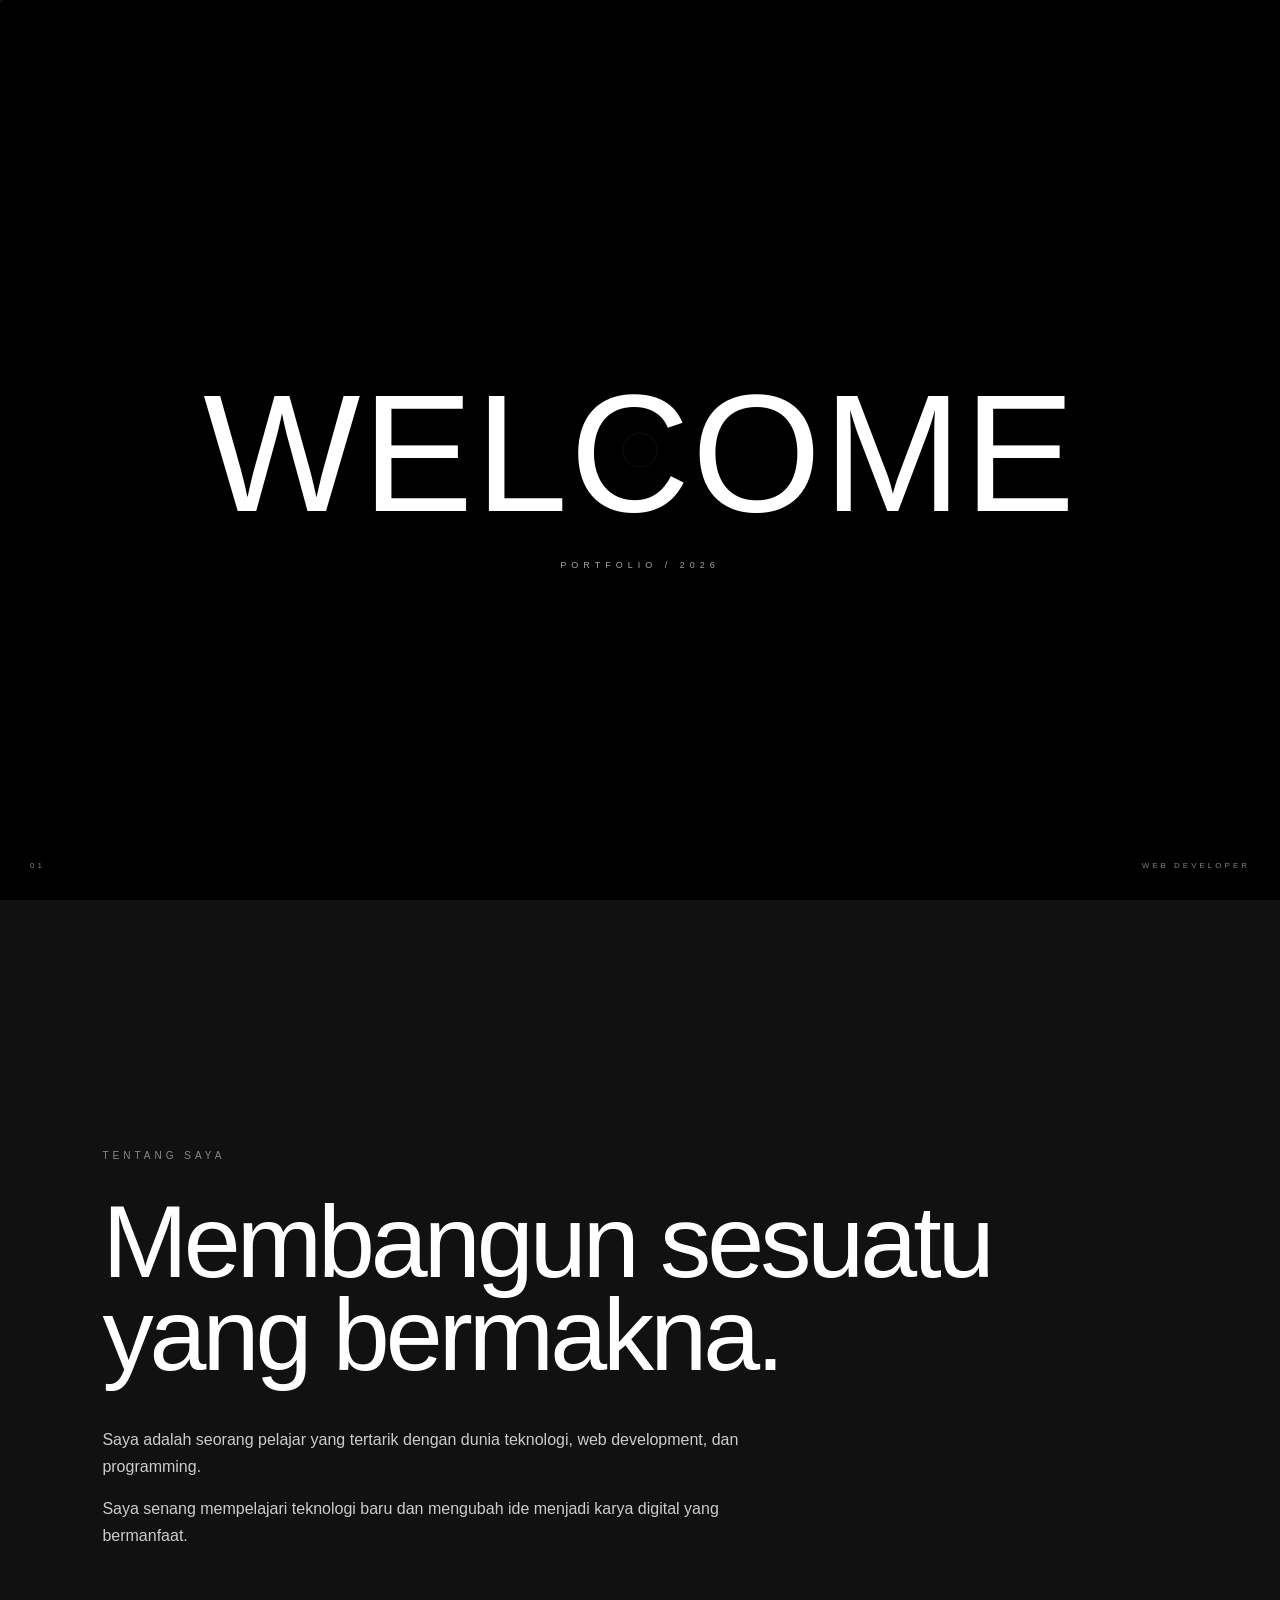
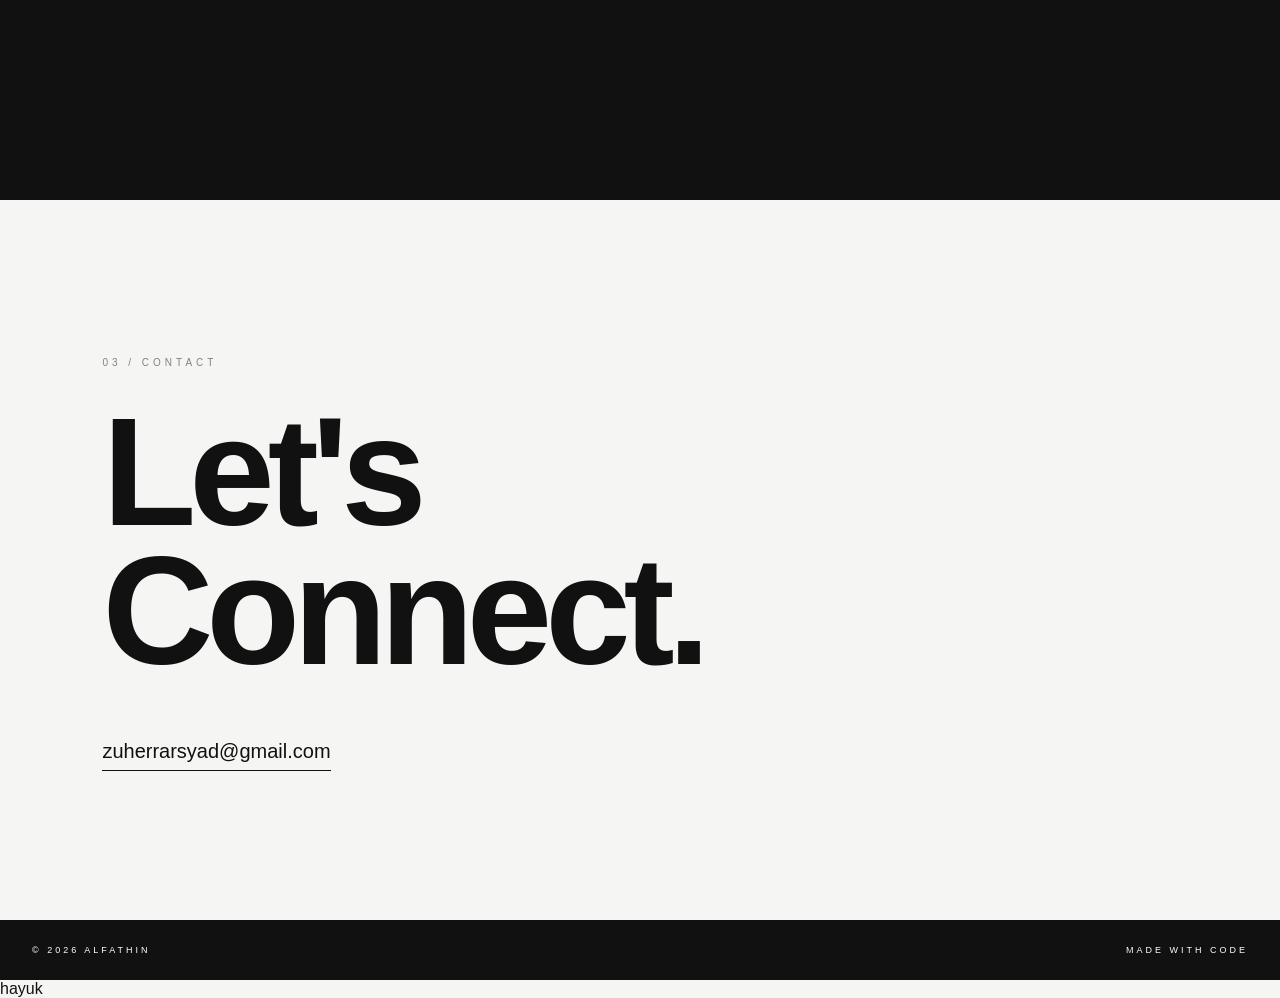
<file: index.html>
<!DOCTYPE html>
<html lang="id">

<head>
    <meta charset="UTF-8">
    <meta name="viewport" content="width=device-width, initial-scale=1.0">
    <meta name="theme-color" content="#f5f5f3">

    <title>ALFATHIN | Web Developer</title>

    <link rel="stylesheet" href="style.css">
</head>

<body>

    <!-- CUSTOM CURSOR -->
    <div class="cursor"></div>
    <div class="cursor-dot"></div>

    <!-- MULTILINGUAL WELCOME -->
    <div id="welcome-screen">
        <div class="welcome-content">

            <p class="welcome-small" id="welcome-text">
                WELCOME TO
            </p>

            <h1>WELCOME</h1>

            <span class="welcome-year">
                PORTFOLIO / 2026
            </span>

        </div>

        <div class="welcome-corner welcome-left">01</div>
        <div class="welcome-corner welcome-right">
            WEB DEVELOPER
        </div>
    </div>

    <!-- NAVBAR -->
    <header class="navbar">

        <a href="index.html" class="logo">
            PORTFOLIO BY FATHIN
        </a>

        <nav>
            <a href="index.html">Home</a>
            <a href="about.html">About me</a>
            <a href="contact.html">Contact Me</a>
        </nav>

    </header>

    <!-- HERO -->
    <section class="hero" id="home">

        <div class="hero-top">
            <span>PORTFOLIO / 2026</span>
            <span>WEB DEVELOPER</span>
        </div>

        <!-- LOCATION -->
        <div class="location-wrapper">

            <div class="portfolio-label">
                PORTFOLIO BY FATHIN
            </div>

            <div class="location">

                <div class="location-info">
                    <span>LOCATED</span>
                    <strong>INDONESIA</strong>
                </div>

                <a
                    href="https://maps.google.com/?q=-6.404696,106.79802"
                    class="earth-button"
                    target="_blank"
                    rel="noopener noreferrer"
                    aria-label="Buka lokasi Indonesia"
                >
                    <span class="earth-oval">
                        <span class="earth-line line-one"></span>
                        <span class="earth-line line-two"></span>
                        <span class="earth-line line-three"></span>
                    </span>
                </a>

            </div>
        </div>

        <!-- DESCRIPTION -->
        <div class="description">

            <div class="arrow">↘</div>

            <p>
                Freelance<br>
                <strong>Programming</strong> &<br>
                <strong>Amateur</strong>
            </p>

        </div>

        <!-- WAVE BACKGROUND -->
        <div class="wave-background">
            <div class="wave wave-1"></div>
            <div class="wave wave-2"></div>
            <div class="wave wave-3"></div>
            <div class="wave wave-4"></div>
            <div class="wave wave-5"></div>
        </div>

        <!-- PROFILE PHOTO -->
        <div class="person">
            <img
                src="images/profile.png"
                alt="Foto profil Alfathin"
            >
        </div>

        <!-- RUNNING TEXT -->
        <div class="running-wrapper">
            <div class="running-track">
                <span>
                    Alfathin Zuhair A -
                    Alfathin Zuhair A -
                    Alfathin Zuhair A -
                    Alfathin Zuhair A -
                    Alfathin Zuhair A -
                    Alfathin Zuhair A -
                </span>
            </div>
        </div>

        <!-- HERO BOTTOM -->
        <div class="hero-bottom">
            <span>SCROLL TO EXPLORE</span>
            <span>01 — 03</span>
        </div>

    </section>

    <!-- ABOUT -->
    <section class="about" id="about">

        <div class="about-content">

            <span class="section-number">
                TENTANG SAYA
            </span>

            <h2>
                Membangun sesuatu
                <span>yang bermakna.</span>
            </h2>

            <div class="about-text">

                <p>
                    Saya adalah seorang pelajar yang tertarik dengan dunia
                    teknologi, web development, dan programming.
                </p>

                <p>
                    Saya senang mempelajari teknologi baru dan mengubah ide
                    menjadi karya digital yang bermanfaat.
                </p>

            </div>

        </div>

    </section>

    <!-- CONTACT -->
    <section class="contact" id="contact">

        <div class="contact-content">

            <span class="section-number">
                03 / CONTACT
            </span>

            <h2>
                Let's<br>
                Connect.
            </h2>

            <a
                href="mailto:zuherrarsyad@gmail.com"
                class="email-link"
            >
                zuherrarsyad@gmail.com
            </a>

        </div>

    </section>

    <!-- FOOTER -->
    <footer>
        <span>© 2026 ALFATHIN</span>
        <span>MADE WITH CODE</span>
    </footer>

    <!-- JAVASCRIPT -->
    <script>
        /* ==============================
           MULTILINGUAL WELCOME
        ============================== */

        const welcomeScreen =
            document.getElementById("welcome-screen");

        const welcomeText =
            document.getElementById("welcome-text");

        const welcomeWords = [
            "WELCOME ",
            "ようこそ",
            "欢迎来到",
            "أهلاً بك في",
            "ようこそ",
            "Chào mừng",
             "欢迎",
             "Hoş geldiniz"
            
        ];

        let wordIndex = 0;

        // Ganti ucapan dengan transisi halus.
        const welcomeInterval = setInterval(() => {
            wordIndex++;

            if (wordIndex >= welcomeWords.length) {
                clearInterval(welcomeInterval);
                return;
            }

            welcomeText.classList.add("is-changing");

            setTimeout(() => {
                welcomeText.textContent =
                    welcomeWords[wordIndex];

                welcomeText.classList.remove("is-changing");
            }, 220);

        }, 520);

        // Tutup opening secara otomatis tanpa loading bar.
        window.setTimeout(() => {
            welcomeScreen.classList.add("hide");

            // Setelah transisi selesai, hapus dari tampilan.
            window.setTimeout(() => {
                welcomeScreen.style.display = "none";
            }, 1000);

        }, 3900);


        /* ==============================
           CUSTOM CURSOR
        ============================== */

        const cursor = document.querySelector(".cursor");
        const cursorDot = document.querySelector(".cursor-dot");

        let mouseX = window.innerWidth / 2;
        let mouseY = window.innerHeight / 2;

        let cursorX = mouseX;
        let cursorY = mouseY;

        document.addEventListener("mousemove", (event) => {
            mouseX = event.clientX;
            mouseY = event.clientY;

            cursorDot.style.left = mouseX + "px";
            cursorDot.style.top = mouseY + "px";
        });

        function animateCursor() {
            cursorX += (mouseX - cursorX) * 0.12;
            cursorY += (mouseY - cursorY) * 0.12;

            cursor.style.left = cursorX + "px";
            cursor.style.top = cursorY + "px";

            requestAnimationFrame(animateCursor);
        }

        animateCursor();

        const interactiveElements = document.querySelectorAll(
            "a, button, .location"
        );

        interactiveElements.forEach((element) => {
            element.addEventListener("mouseenter", () => {
                cursor.classList.add("active");
            });

            element.addEventListener("mouseleave", () => {
                cursor.classList.remove("active");
            });
        });


        /* ==============================
           WAVE MOVEMENT
        ============================== */

        const waveBackground =
            document.querySelector(".wave-background");

        let targetX = 0;
        let targetY = 0;

        let currentX = 0;
        let currentY = 0;

        document.addEventListener("mousemove", (event) => {
            if (!waveBackground) return;

            targetX =
                (event.clientX / window.innerWidth - 0.5) * 45;

            targetY =
                (event.clientY / window.innerHeight - 0.5) * 30;
        });

        function animateWave() {
            currentX += (targetX - currentX) * 0.035;
            currentY += (targetY - currentY) * 0.035;

            if (waveBackground) {
                waveBackground.style.transform =
                    `translate(calc(-50% + ${currentX}px), ${currentY}px)`;
            }

            requestAnimationFrame(animateWave);
        }

        animateWave();


        /* ==============================
           SCROLL WAVE
        ============================== */

        window.addEventListener("scroll", () => {
            if (!waveBackground) return;

            const scroll = window.scrollY;

            if (scroll < window.innerHeight) {
                waveBackground.style.marginTop =
                    `${scroll * 0.05}px`;
            }
        });


        /* ==============================
           SECTION REVEAL
        ============================== */

        const sections = document.querySelectorAll(
            ".about, .contact"
        );

        function revealSections() {
            sections.forEach((section) => {
                const position =
                    section.getBoundingClientRect().top;

                if (position < window.innerHeight - 100) {
                    section.classList.add("show");
                }
            });
        }

        window.addEventListener("scroll", revealSections);
        revealSections();


        /* ==============================
           REDUCE ANIMATION IF REQUESTED
        ============================== */

        const prefersReducedMotion =
            window.matchMedia("(prefers-reduced-motion: reduce)");

        if (prefersReducedMotion.matches) {
            clearInterval(welcomeInterval);
            welcomeScreen.classList.add("hide");
        }
    </script>
    
<script>

;
</script>
hayuk
    

</body>
</html>
</file>
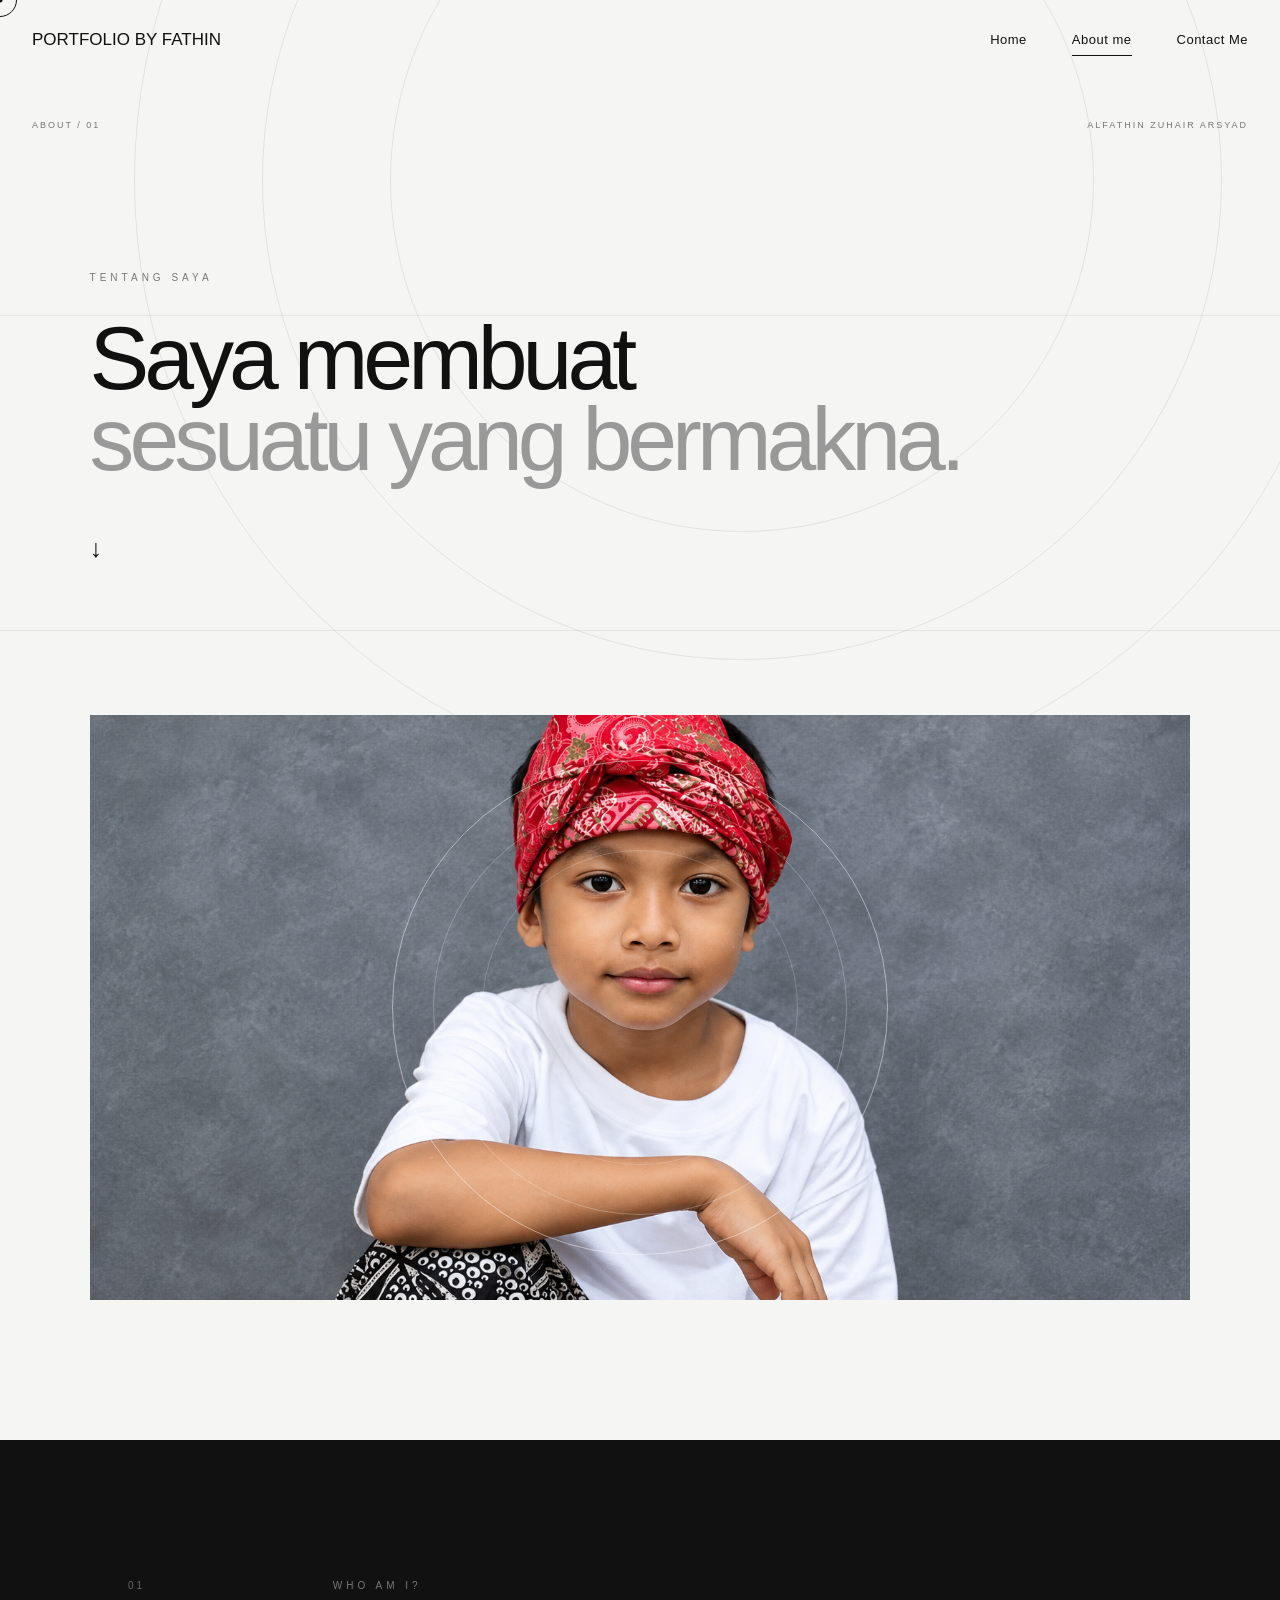
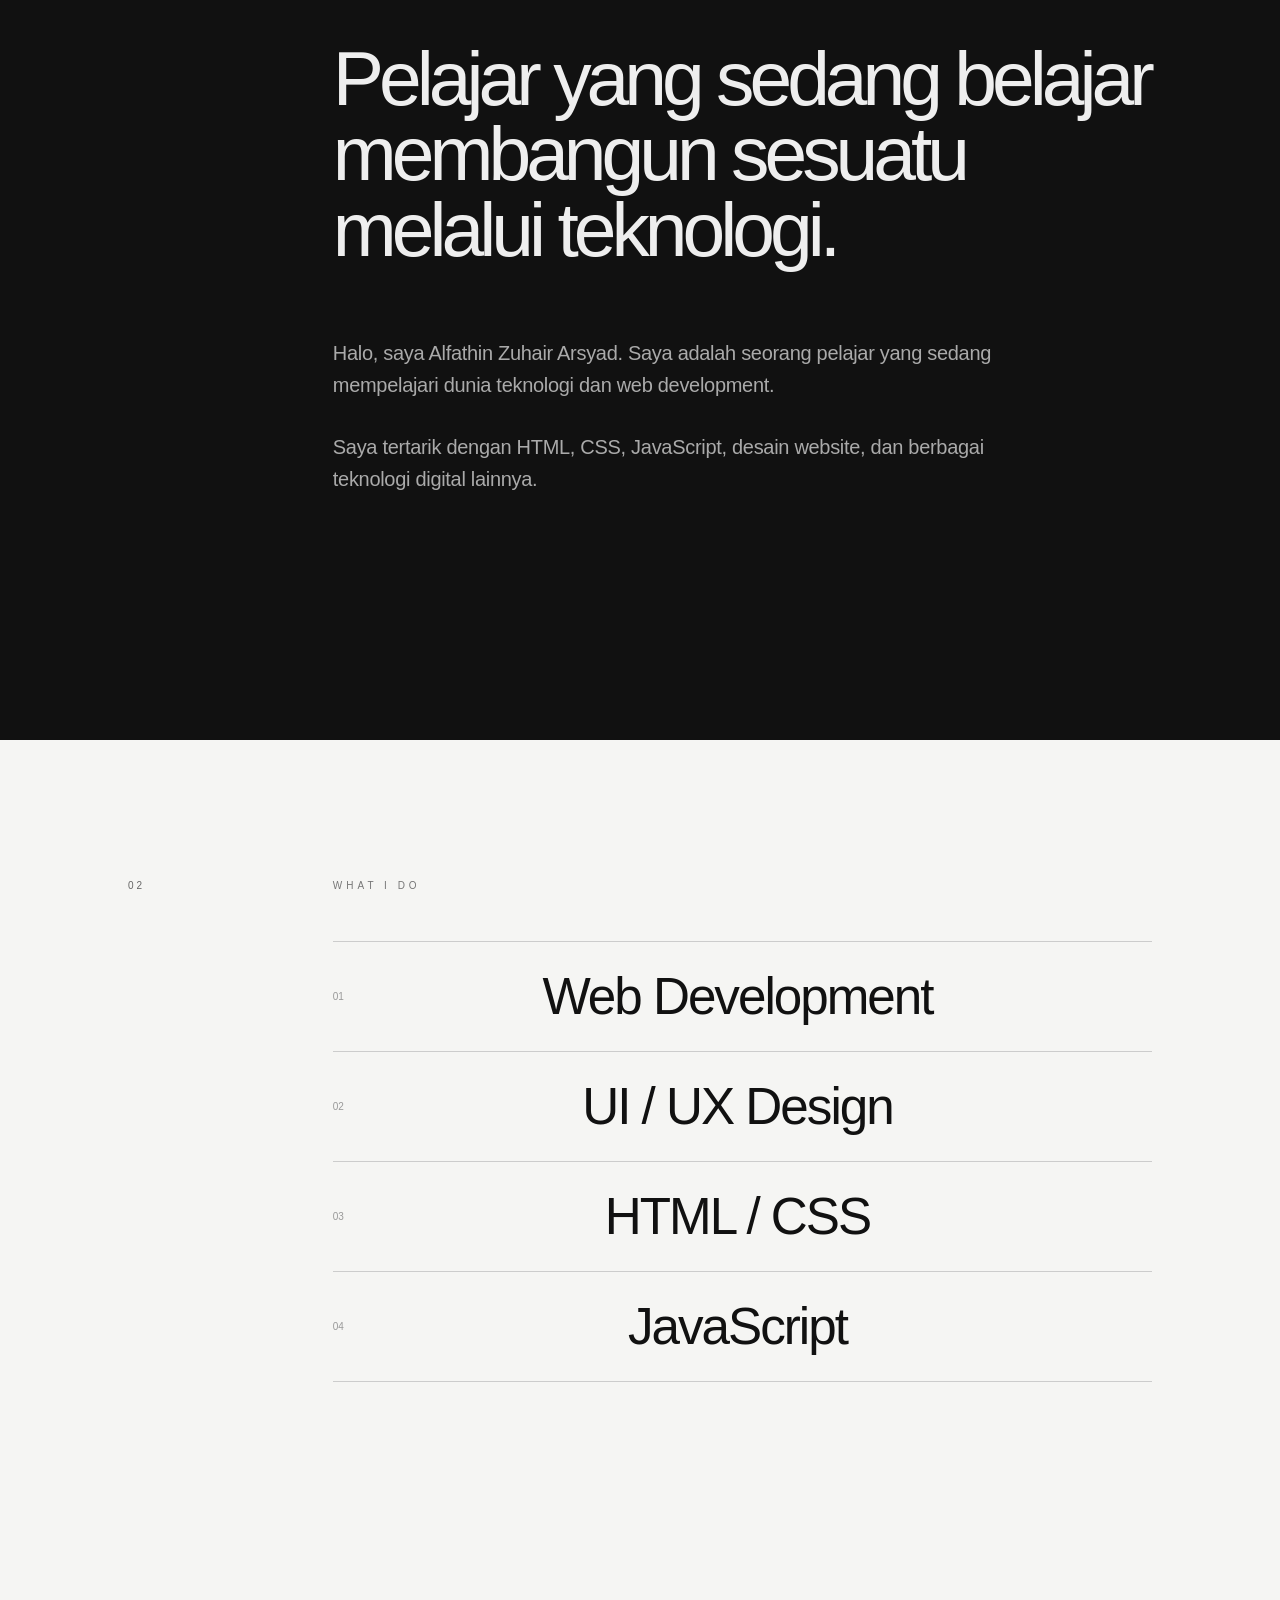
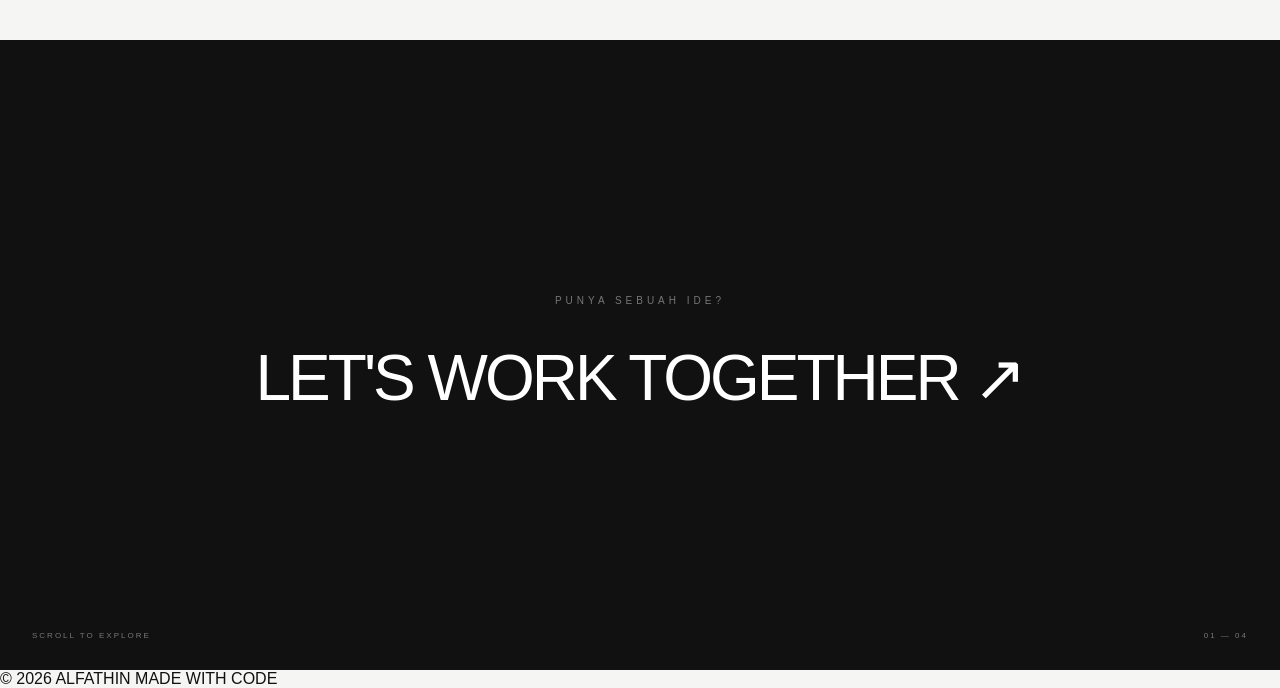
<file: about.html>
<!DOCTYPE html>
<html lang="id">

<head>
    <meta charset="UTF-8">
    <meta name="viewport" content="width=device-width, initial-scale=1.0">

    <title>About — Alfathin</title>

    <link rel="stylesheet" href="about.css">
</head>

<body>

    <!-- =========================
         CUSTOM CURSOR
    ========================== -->
    <div class="cursor"></div>
    <div class="cursor-dot"></div>


    


    <!-- =========================
         NAVBAR
    ========================== -->
    <header class="navbar">

        <a href="index.html" class="logo">
            PORTFOLIO BY FATHIN
        </a>

        <nav>
            <a href="index.html">Home</a>
            <a href="about.html" class="active">About me</a>
            <a href="contact.html">Contact Me</a>
        </nav>

    </header>


    <!-- =========================
         ABOUT PAGE
    ========================== -->
    <main class="about-page">


        <!-- BACKGROUND ANIMATION -->
        <div class="about-background">

            <div class="about-circle circle-one"></div>
            <div class="about-circle circle-two"></div>
            <div class="about-circle circle-three"></div>

            <div class="background-line line-one"></div>
            <div class="background-line line-two"></div>

        </div>


        <!-- TOP INFORMATION -->
        <div class="top-info">

            <span>ABOUT / 01</span>

            <span>
                ALFATHIN ZUHAIR ARSYAD
            </span>

        </div>


        <!-- =========================
             INTRO
        ========================== -->
        <section class="intro reveal">

            <p class="small-text">
                TENTANG SAYA
            </p>

            <h1>
                Saya membuat
                <span>sesuatu yang bermakna.</span>
            </h1>

            <div class="intro-arrow">
                ↓
            </div>

        </section>


        <!-- =========================
             FOTO
        ========================== -->
        <section class="photo-section reveal">

            <div class="photo-wrapper">

                <div class="photo-ring"></div>

                <img
                    src="images/foto saya kecil.png"
                    alt="Foto Alfathin"
                >

            </div>

        </section>


        <!-- =========================
             STORY
        ========================== -->
        <section class="story reveal">

            <div class="story-number">
                01
            </div>

            <div class="story-content">

                <p class="story-title">
                    WHO AM I?
                </p>

                <h2>
                    Pelajar yang sedang
                    belajar membangun
                    sesuatu melalui
                    teknologi.
                </h2>

                <p class="story-text">
                    Halo, saya Alfathin Zuhair Arsyad.
                    Saya adalah seorang pelajar yang
                    sedang mempelajari dunia teknologi
                    dan web development.
                </p>

                <p class="story-text">
                    Saya tertarik dengan HTML, CSS,
                    JavaScript, desain website, dan
                    berbagai teknologi digital lainnya.
                </p>

            </div>

        </section>


        <!-- =========================
             SKILLS
        ========================== -->
        <section class="skills reveal">

            <div class="story-number">
                02
            </div>

            <div class="skills-content">

                <p class="story-title">
                    WHAT I DO
                </p>

                <div class="skill-list">

                    <div class="skill-item">

                        <span>01</span>

                        <strong>
                            Web Development
                        </strong>

                        <b>↗</b>

                    </div>


                    <div class="skill-item">

                        <span>02</span>

                        <strong>
                            UI / UX Design
                        </strong>

                        <b>↗</b>

                    </div>


                    <div class="skill-item">

                        <span>03</span>

                        <strong>
                            HTML / CSS
                        </strong>

                        <b>↗</b>

                    </div>


                    <div class="skill-item">

                        <span>04</span>

                        <strong>
                            JavaScript
                        </strong>

                        <b>↗</b>

                    </div>

                </div>

            </div>

        </section>


        <!-- =========================
             CTA
        ========================== -->
        <section class="next-section reveal">

            <p>
                PUNYA SEBUAH IDE?
            </p>

            <a href="contact.html">

                <span>
                    LET'S WORK TOGETHER
                </span>

                <b>
                    ↗
                </b>

            </a>

        </section>


        <!-- BOTTOM INFO -->
        <div class="about-bottom">

            <span>
                SCROLL TO EXPLORE
            </span>

            <span>
                01 — 04
            </span>

        </div>


    </main>


    <!-- =========================
         FOOTER
    ========================== -->
    <footer>

        <span>
            © 2026 ALFATHIN
        </span>

        <span>
            MADE WITH CODE
        </span>

    </footer>


    <!-- =========================
         JAVASCRIPT
    ========================== -->
    <script>

        /* =========================
           PAGE LOADER
        ========================== */

        window.addEventListener("load", () => {

            const loader =
                document.querySelector(".page-loader");

            setTimeout(() => {

                loader.classList.add("hide");

            }, 1800);

        });


        /* =========================
           CUSTOM CURSOR
        ========================== */

        const cursor =
            document.querySelector(".cursor");

        const cursorDot =
            document.querySelector(".cursor-dot");

        let mouseX = 0;
        let mouseY = 0;

        let cursorX = 0;
        let cursorY = 0;


        document.addEventListener("mousemove", (e) => {

            mouseX = e.clientX;
            mouseY = e.clientY;

            cursorDot.style.left =
                mouseX + "px";

            cursorDot.style.top =
                mouseY + "px";

        });


        function animateCursor() {

            cursorX +=
                (mouseX - cursorX) * 0.12;

            cursorY +=
                (mouseY - cursorY) * 0.12;

            cursor.style.left =
                cursorX + "px";

            cursor.style.top =
                cursorY + "px";

            requestAnimationFrame(
                animateCursor
            );

        }

        animateCursor();


        /* =========================
           CURSOR HOVER
        ========================== */

        document
            .querySelectorAll("a, .skill-item")
            .forEach((element) => {

                element.addEventListener(
                    "mouseenter",
                    () => {

                        cursor.classList.add(
                            "active"
                        );

                    }
                );


                element.addEventListener(
                    "mouseleave",
                    () => {

                        cursor.classList.remove(
                            "active"
                        );

                    }
                );

            });


        /* =========================
           BACKGROUND MOUSE MOVEMENT
        ========================== */

        const background =
            document.querySelector(
                ".about-background"
            );


        let targetX = 0;
        let targetY = 0;

        let currentX = 0;
        let currentY = 0;


        document.addEventListener(
            "mousemove",
            (e) => {

                targetX =
                    (e.clientX /
                        window.innerWidth -
                        0.5) * 35;

                targetY =
                    (e.clientY /
                        window.innerHeight -
                        0.5) * 25;

            }
        );


        function animateBackground() {

            currentX +=
                (targetX - currentX) * 0.035;

            currentY +=
                (targetY - currentY) * 0.035;


            if (background) {

                background.style.transform =
                    `translate(${currentX}px, ${currentY}px)`;

            }


            requestAnimationFrame(
                animateBackground
            );

        }

        animateBackground();


        /* =========================
           SCROLL REVEAL
        ========================== */

        const revealElements =
            document.querySelectorAll(
                ".reveal"
            );


        function revealOnScroll() {

            revealElements.forEach(
                (element) => {

                    const position =
                        element.getBoundingClientRect()
                            .top;


                    if (
                        position <
                        window.innerHeight - 100
                    ) {

                        element.classList.add(
                            "show"
                        );

                    }

                }
            );

        }


        window.addEventListener(
            "scroll",
            revealOnScroll
        );


        revealOnScroll();


        /* =========================
           PHOTO PARALLAX
        ========================== */

        const photo =
            document.querySelector(
                ".photo-wrapper"
            );


        document.addEventListener(
            "mousemove",
            (e) => {

                if (!photo) return;

                const x =
                    (e.clientX /
                        window.innerWidth -
                        0.5) * 8;

                const y =
                    (e.clientY /
                        window.innerHeight -
                        0.5) * 8;


                photo.style.setProperty(
                    "--photo-x",
                    `${x}px`
                );

                photo.style.setProperty(
                    "--photo-y",
                    `${y}px`
                );

            }
        );


        /* =========================
           SKILL HOVER
        ========================== */

        document
            .querySelectorAll(".skill-item")
            .forEach((item) => {

                item.addEventListener(
                    "mouseenter",
                    () => {

                        item.classList.add(
                            "hovered"
                        );

                    }
                );


                item.addEventListener(
                    "mouseleave",
                    () => {

                        item.classList.remove(
                            "hovered"
                        );

                    }
                );

            });

    </script>

</body>

</html>
</file>
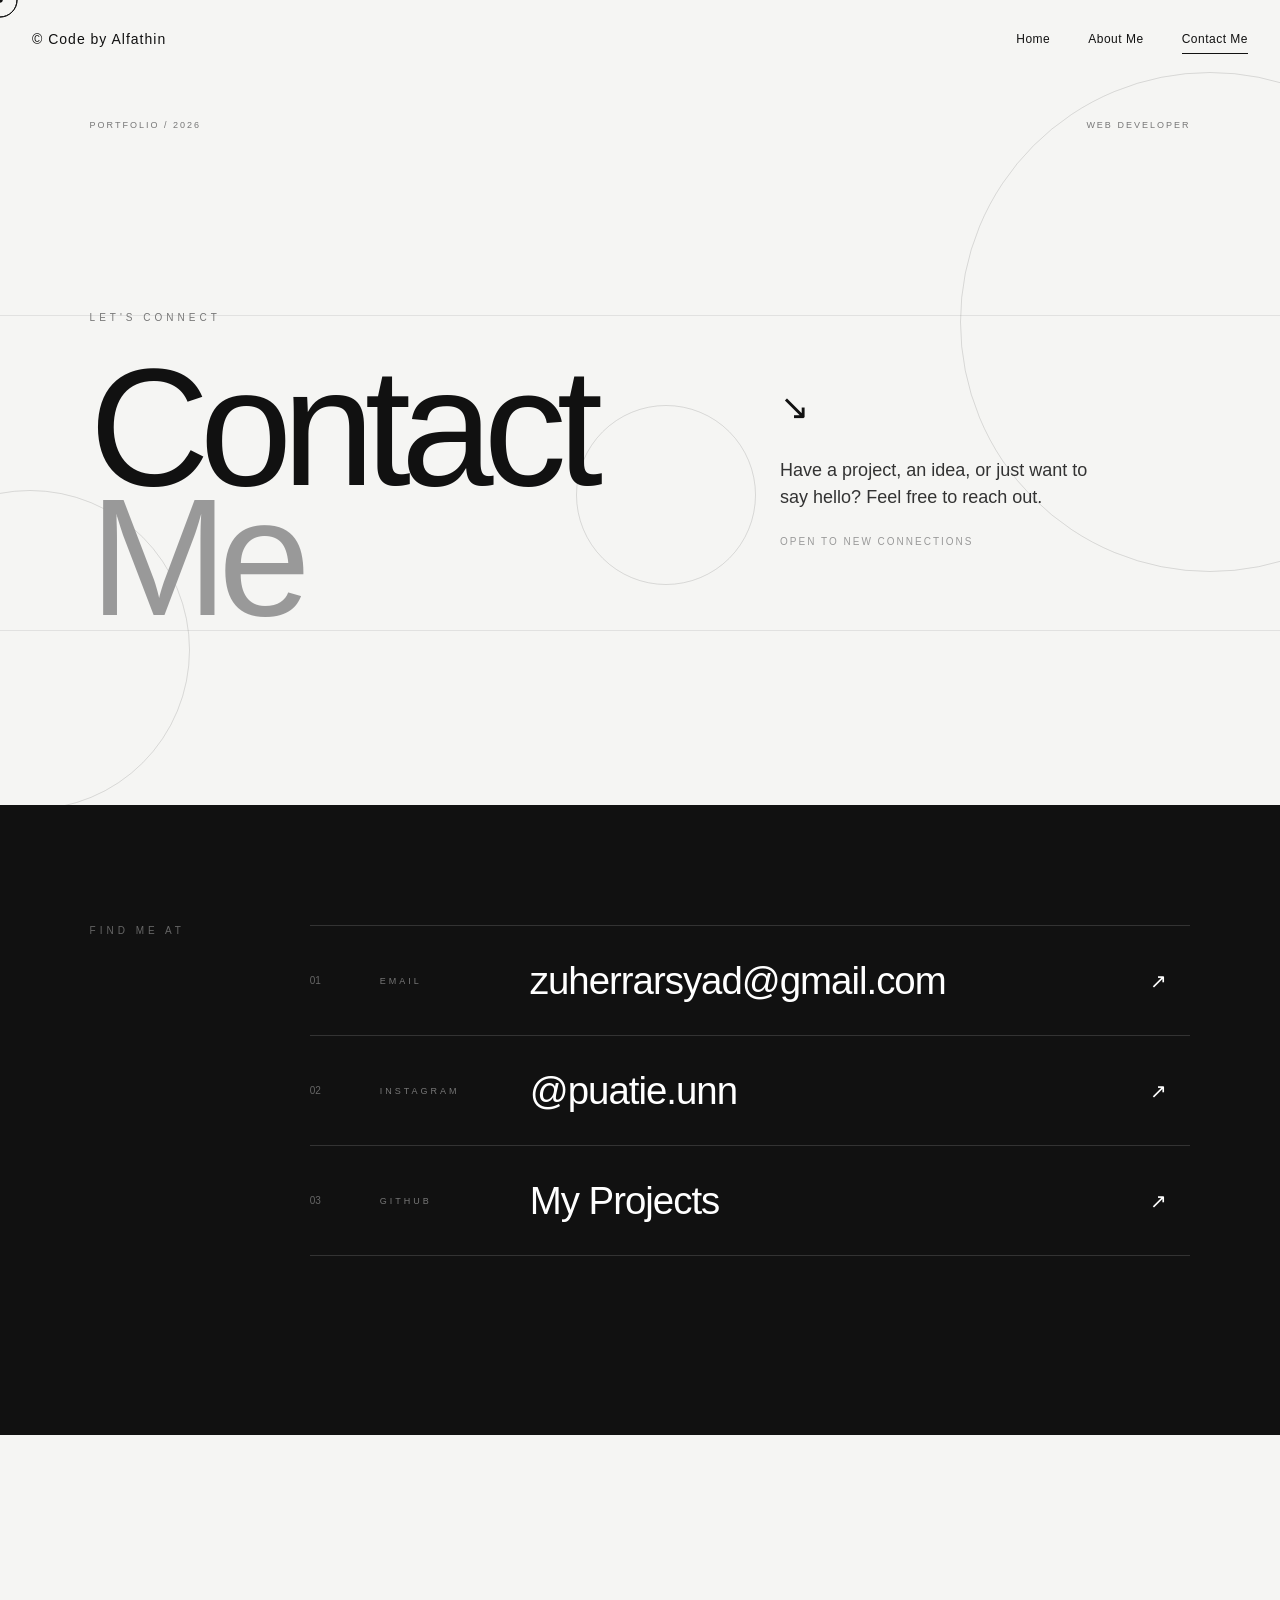
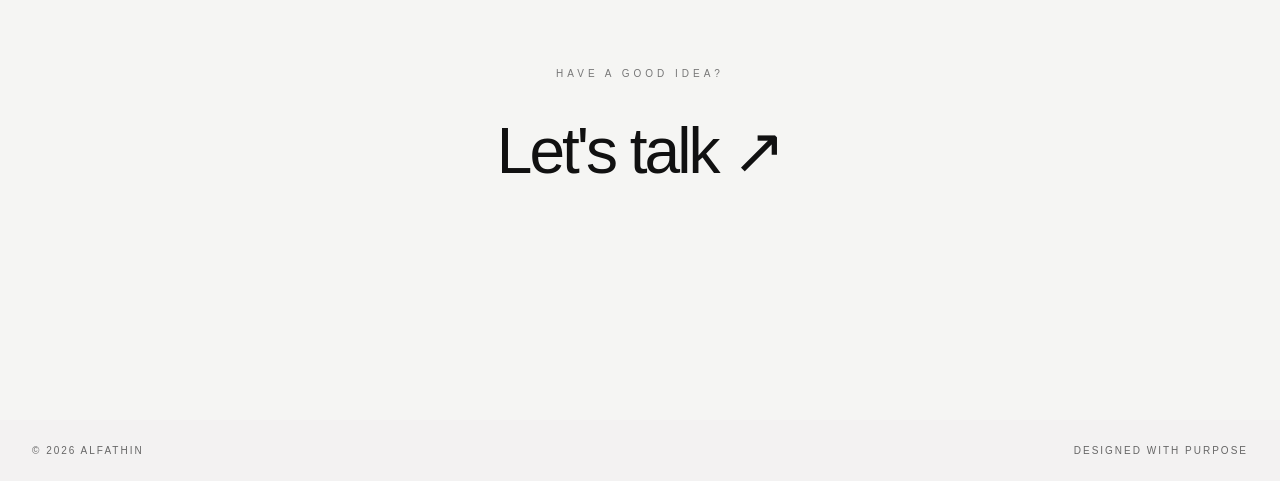
<file: contact.html>
<!DOCTYPE html>
<html lang="id">
<head>
    <meta charset="UTF-8">
    <meta name="viewport" content="width=device-width, initial-scale=1.0">

    <title>Contact Me | Alfathin</title>

    <link rel="stylesheet" href="contact.css">
</head>
<body>

    <div class="cursor"></div>
    <div class="cursor-dot"></div>

    <header class="navbar">
        <a href="index.html" class="logo">© Code by Alfathin</a>

        <nav>
            <a href="index.html">Home</a>
            <a href="about.html">About Me</a>
            <a href="contact.html" class="active">Contact Me</a>
        </nav>
    </header>

    <main class="contact-page">

        <div class="contact-background">
            <div class="contact-circle circle-one"></div>
            <div class="contact-circle circle-two"></div>
            <div class="contact-circle circle-three"></div>

            <div class="background-line line-one"></div>
            <div class="background-line line-two"></div>
        </div>

        <div class="top-info">
            <span>PORTFOLIO / 2026</span>
            <span>WEB DEVELOPER</span>
        </div>

        <section class="contact-hero">

            <div class="contact-title">
                <p>LET'S CONNECT</p>
                <h1>Contact<span>Me</span></h1>
            </div>

            <div class="contact-intro">
                <span class="arrow">↘</span>

                <p>
                    Have a project, an idea, or just want to say hello?
                    Feel free to reach out.
                </p>

                <small>OPEN TO NEW CONNECTIONS</small>
            </div>

        </section>

        <section class="contact-list">

            <div class="contact-heading">FIND ME AT</div>

            <div class="links">

                <a href="mailto:zuherrarsyad@gmail.com">
                    <span class="number">01</span>
                    <span class="type">EMAIL</span>
                    <strong>zuherrarsyad@gmail.com</strong>
                    <span class="icon">↗</span>
                </a>

                <a href="https://www.instagram.com/puatie.unn/"
                   target="_blank"
                   rel="noopener noreferrer">
                    <span class="number">02</span>
                    <span class="type">INSTAGRAM</span>
                    <strong>@puatie.unn</strong>
                    <span class="icon">↗</span>
                </a>

                <a href="https://github.com/zuherrarsyad-tech"
                   target="_blank"
                   rel="noopener noreferrer">
                    <span class="number">03</span>
                    <span class="type">GITHUB</span>
                    <strong>My Projects</strong>
                    <span class="icon">↗</span>
                </a>

            </div>

        </section>

        <section class="contact-bottom">
            <p>HAVE A GOOD IDEA?</p>

            <a href="mailto:zuherrarsyad@gmail.com">
                Let's talk <span>↗</span>
            </a>
        </section>

    </main>

    <footer>
        <span>© 2026 ALFATHIN</span>
        <span>DESIGNED WITH PURPOSE</span>
    </footer>

    <script>
        const cursor = document.querySelector('.cursor');
        const dot = document.querySelector('.cursor-dot');

        document.addEventListener('mousemove', function(event) {
            if (cursor) {
                cursor.style.left = event.clientX + 'px';
                cursor.style.top = event.clientY + 'px';
            }

            if (dot) {
                dot.style.left = event.clientX + 'px';
                dot.style.top = event.clientY + 'px';
            }
        });

        document.querySelectorAll('.navbar a').forEach(function(link) {
            link.addEventListener('mouseenter', function() {
                if (cursor) cursor.classList.add('active');
            });

            link.addEventListener('mouseleave', function() {
                if (cursor) cursor.classList.remove('active');
            });
        });
    </script>
    
<script>
document.addEventListener("DOMContentLoaded", () => {
    const cursor = document.querySelector(".cursor");
    const dot = document.querySelector(".cursor-dot");

    if (!cursor || !dot) return;

    const finePointer = window.matchMedia(
        "(hover: hover) and (pointer: fine)"
    ).matches;

    if (!finePointer) return;

    let mouseX = 0;
    let mouseY = 0;
    let cursorX = 0;
    let cursorY = 0;
    let started = false;

    document.addEventListener("mousemove", (event) => {
        mouseX = event.clientX;
        mouseY = event.clientY;

        dot.style.left = mouseX + "px";
        dot.style.top = mouseY + "px";

        if (!started) {
            cursorX = mouseX;
            cursorY = mouseY;
            cursor.style.left = cursorX + "px";
            cursor.style.top = cursorY + "px";

            cursor.style.opacity = "1";
            dot.style.opacity = "1";
            started = true;
        }
    });

    function animateCursor() {
        cursorX += (mouseX - cursorX) * 0.18;
        cursorY += (mouseY - cursorY) * 0.18;

        cursor.style.left = cursorX + "px";
        cursor.style.top = cursorY + "px";

        requestAnimationFrame(animateCursor);
    }

    animateCursor();

    document.querySelectorAll("a, button").forEach((element) => {
        element.addEventListener("mouseenter", () => {
            cursor.classList.add("active");
        });

        element.addEventListener("mouseleave", () => {
            cursor.classList.remove("active");
        });
    });

    document.addEventListener("mouseleave", () => {
        cursor.style.opacity = "0";
        dot.style.opacity = "0";
    });

    document.addEventListener("mouseenter", () => {
        if (started) {
            cursor.style.opacity = "1";
            dot.style.opacity = "1";
        }
    });
});
</script>
</body>
</html>

</body>
<div class="cursor"></div>
<div class="cursor-dot"></div>
</html>
</file>
<file: style.css>
/* ========================================
   RESET
======================================== */

* {
    margin: 0;
    padding: 0;
    box-sizing: border-box;
}

html {
    scroll-behavior: smooth;
}

body {
    font-family: Arial, Helvetica, sans-serif;
    background: #f5f5f3;
    color: #111;
    overflow-x: hidden;
}

/* ========================================
   CUSTOM CURSOR
======================================== */

.cursor {
    position: fixed;
    top: 0;
    left: 0;
    width: 35px;
    height: 35px;
    border: 1px solid #111;
    border-radius: 50%;
    pointer-events: none;
    z-index: 99999;
    transform: translate(-50%, -50%);
    transition:
        width 0.3s ease,
        height 0.3s ease,
        background 0.3s ease;
}

.cursor-dot {
    position: fixed;
    top: 0;
    left: 0;
    width: 5px;
    height: 5px;
    background: #111;
    border-radius: 50%;
    pointer-events: none;
    z-index: 100000;
    transform: translate(-50%, -50%);
}

.cursor.active {
    width: 55px;
    height: 55px;
    background: rgba(0, 0, 0, 0.06);
}

/* ========================================
   MULTILINGUAL WELCOME SCREEN
======================================== */

#welcome-screen {
    position: fixed;
    inset: 0;
    width: 100%;
    height: 100vh;
    height: 100dvh;
    background: #000;
    display: flex;
    justify-content: center;
    align-items: center;
    z-index: 99998;
    color: #fff;
    overflow: hidden;
    opacity: 1;
    visibility: visible;
    clip-path: inset(0 0 0 0);
    transition:
        opacity 0.9s cubic-bezier(0.76, 0, 0.24, 1),
        clip-path 1s cubic-bezier(0.76, 0, 0.24, 1),
        visibility 0.9s ease;
}

#welcome-screen.hide {
    opacity: 0;
    visibility: hidden;
    clip-path: inset(0 0 100% 0);
    pointer-events: none;
}

.welcome-content {
    position: relative;
    width: min(1000px, 90%);
    text-align: center;
    animation: welcomeContentIn 1.2s cubic-bezier(0.22, 1, 0.36, 1) both;
}

.welcome-small {
    min-height: 1.5em;
    margin-bottom: 28px;
    font-size: 11px;
    font-weight: 400;
    letter-spacing: 6px;
    color: #fff;
    opacity: 1;
    transform: translateY(0);
    transition:
        opacity 0.22s ease,
        transform 0.35s cubic-bezier(0.22, 1, 0.36, 1);
}

.welcome-small.is-changing {
    opacity: 0;
    transform: translateY(10px);
}


.welcome-content h1 {
    margin: 0;
    font-size: clamp(65px, 13vw, 180px);
    font-weight: 400;
    line-height: 0.95;
    letter-spacing: 2px;
    color: #fff;

    opacity: 0;
    transform: scale(0.35);

    animation: welcomeZoom 1.5s
        cubic-bezier(0.22, 1, 0.36, 1) forwards;
}

@keyframes welcomeZoom {
    from {
        opacity: 0;
        transform: scale(0.35);
        letter-spacing: 12px;
    }

    to {
        opacity: 1;
        transform: scale(1);
        letter-spacing: 2px;
    }
}

.welcome-year {
    display: block;
    margin-top: 28px;
    font-size: 9px;
    font-weight: 400;
    letter-spacing: 5px;
    color: #fff;
    opacity: 0;
    animation: yearReveal 0.8s 0.7s ease forwards;
}

.welcome-corner {
    position: absolute;
    bottom: 30px;
    font-size: 8px;
    letter-spacing: 3px;
    color: rgba(255, 255, 255, 0.5);
    opacity: 0;
    animation: cornerReveal 0.8s 0.8s ease forwards;
}

.welcome-left {
    left: 30px;
}

.welcome-right {
    right: 30px;
}

/* ========================================
   WELCOME ANIMATIONS
======================================== */

@keyframes welcomeContentIn {
    from {
        opacity: 0;
        transform: translateY(25px);
    }

    to {
        opacity: 1;
        transform: translateY(0);
    }
}

@keyframes nameReveal {
    from {
        opacity: 0;
        transform: translateY(35px) scale(0.96);
        letter-spacing: 12px;
    }

    to {
        opacity: 1;
        transform: translateY(0) scale(1);
        letter-spacing: -6px;
    }
}

@keyframes yearReveal {
    from {
        opacity: 0;
        transform: translateY(10px);
    }

    to {
        opacity: 0.65;
        transform: translateY(0);
    }
}

@keyframes cornerReveal {
    from {
        opacity: 0;
    }

    to {
        opacity: 1;
    }
}

/* ========================================
   NAVBAR
======================================== */

.navbar {
    position: absolute;
    top: 0;
    left: 0;
    width: 100%;
    padding: 30px 32px;
    display: flex;
    justify-content: space-between;
    align-items: center;
    z-index: 100;
}

.logo {
    color: #111;
    text-decoration: none;
    font-size: 13px;
    font-weight: 700;
    letter-spacing: 2px;
    transition: opacity 0.3s ease;
}

.logo:hover {
    opacity: 0.5;
}

.navbar nav {
    display: flex;
    gap: 38px;
}

.navbar nav a {
    position: relative;
    color: #111;
    text-decoration: none;
    font-size: 13px;
    font-weight: 400;
    line-height: 1.5;
    letter-spacing: 0.5px;
}

.navbar nav a::after {
    content: "";
    position: absolute;
    left: 0;
    bottom: -6px;
    width: 0;
    height: 1px;
    background: #111;
    transition: width 0.3s ease;
}

.navbar nav a:hover::after {
    width: 100%;
}

/* ========================================
   HERO
======================================== */

.hero {
    position: relative;
    width: 100%;
    height: 100vh;
    height: 100dvh;
    min-height: 680px;
    background: #f5f5f3;
    overflow: hidden;
    border-bottom: 1px solid #111;
}

.hero-top {
    position: absolute;
    top: 95px;
    left: 32px;
    right: 32px;
    display: flex;
    justify-content: space-between;
    font-size: 10px;
    letter-spacing: 3px;
    z-index: 50;
}

/* ========================================
   LOCATION
======================================== */

.location-wrapper {
    position: absolute;
    left: 0;
    top: 58%;
    transform: translateY(-50%);
    z-index: 50;
}

.portfolio-label {
    margin-left: 32px;
    margin-bottom: 10px;
    font-size: 10px;
    font-weight: 700;
    letter-spacing: 3px;
    color: #111;
}

.location {
    width: 265px;
    min-height: 95px;
    padding: 18px 20px 18px 32px;
    background: #111;
    color: #fff;
    border-radius: 0 60px 60px 0;
    display: flex;
    align-items: center;
    justify-content: space-between;
    gap: 20px;
    transition:
        width 0.5s cubic-bezier(0.22, 1, 0.36, 1),
        transform 0.5s ease;
}

.location:hover {
    width: 285px;
    transform: translateX(8px);
}

.location-info {
    display: flex;
    flex-direction: column;
    gap: 5px;
}

.location-info span {
    font-size: 9px;
    letter-spacing: 3px;
    opacity: 0.65;
}

.location-info strong {
    font-size: 17px;
    letter-spacing: 2px;
}

/* ========================================
   EARTH BUTTON
======================================== */

.earth-button {
    width: 50px;
    height: 50px;
    flex-shrink: 0;
    border-radius: 50%;
    display: flex;
    justify-content: center;
    align-items: center;
    text-decoration: none;
    background: #fff;
    border: 2px solid #fff;
    overflow: hidden;
    transition:
        transform 0.6s cubic-bezier(0.22, 1, 0.36, 1),
        box-shadow 0.6s ease;
}

.earth-button:hover {
    transform: rotate(-12deg) scale(1.12);
    box-shadow: 0 8px 20px rgba(0, 0, 0, 0.25);
}

.earth-oval {
    position: relative;
    width: 31px;
    height: 39px;
    border: 2px solid #111;
    border-radius: 50%;
    overflow: hidden;
    background: linear-gradient(
        90deg,
        #111 0%,
        #111 18%,
        #fff 18%,
        #fff 50%,
        #111 50%,
        #111 70%,
        #fff 70%,
        #fff 100%
    );
    transform: rotate(-15deg);
    transition: transform 0.7s cubic-bezier(0.22, 1, 0.36, 1);
}

.earth-button:hover .earth-oval {
    transform: rotate(15deg) scale(1.08);
}

.earth-line {
    position: absolute;
    left: 50%;
    transform: translateX(-50%);
    border: 1.5px solid #111;
    border-radius: 50%;
}

.line-one {
    top: 0;
    width: 13px;
    height: 35px;
}

.line-two {
    top: 11px;
    width: 27px;
    height: 14px;
}

.line-three {
    top: 25px;
    width: 19px;
    height: 7px;
}

/* ========================================
   DESCRIPTION
======================================== */

.description {
    position: absolute;
    top: 34%;
    right: 7%;
    z-index: 40;
    display: flex;
    gap: 18px;
    align-items: flex-start;
}

.description .arrow {
    font-size: 35px;
    font-weight: 300;
}

.description p {
    font-size: 27px;
    line-height: 1.05;
    letter-spacing: -1px;
}

.description strong {
    font-weight: 700;
}

/* ========================================
   WAVE BACKGROUND
======================================== */

.wave-background {
    position: absolute;
    left: 50%;
    bottom: -7%;
    width: 760px;
    height: 760px;
    transform: translateX(-50%);
    z-index: 2;
    pointer-events: none;
}

.wave {
    position: absolute;
    top: 50%;
    left: 50%;
    transform: translate(-50%, -50%);
    border-radius: 50%;
    border: 2px solid transparent;
    animation: waveMove 6s ease-in-out infinite;
}

.wave-1 {
    width: 330px;
    height: 330px;
    border-color: rgba(0, 0, 0, 0.8);
    box-shadow: 0 0 35px rgba(0, 0, 0, 0.15);
}

.wave-2 {
    width: 430px;
    height: 430px;
    border-color: rgba(45, 45, 45, 0.65);
    box-shadow: 0 0 45px rgba(0, 0, 0, 0.12);
    animation-delay: -1s;
}

.wave-3 {
    width: 530px;
    height: 530px;
    border-color: rgba(90, 90, 90, 0.5);
    box-shadow: 0 0 50px rgba(0, 0, 0, 0.1);
    animation-delay: -2s;
}

.wave-4 {
    width: 630px;
    height: 630px;
    border-color: rgba(150, 150, 150, 0.38);
    animation-delay: -3s;
}

.wave-5 {
    width: 730px;
    height: 730px;
    border-color: rgba(255, 255, 255, 0.85);
    box-shadow: 0 0 60px rgba(255, 255, 255, 0.2);
    animation-delay: -4s;
}

@keyframes waveMove {
    0%,
    100% {
        transform: translate(-50%, -50%) scale(0.96);
        opacity: 0.55;
    }

    50% {
        transform: translate(-50%, -50%) scale(1.04);
        opacity: 1;
    }
}

/* ========================================
   PROFILE PHOTO
======================================== */

.person {
    position: absolute;
    left: 50%;
    bottom: 0;
    height: 110%;
    z-index: 5;
    transform: translateX(-50%);
    display: flex;
    align-items: flex-end;
    justify-content: center;
    animation: fotoMasuk 1.3s ease-out;
}

.person img {
    display: block;
    width: auto;
    height: 100%;
    object-fit: contain;
    filter: drop-shadow(0 20px 30px rgba(0, 0, 0, 0.15));
}

@keyframes fotoMasuk {
    from {
        opacity: 0;
        transform: translateX(-50%) translateY(60px);
    }

    to {
        opacity: 1;
        transform: translateX(-50%) translateY(0);
    }
}

/* ========================================
   RUNNING TEXT
======================================== */

.running-wrapper {
    position: absolute;
    left: 0;
    bottom: 3%;
    width: 100%;
    overflow: hidden;
    z-index: 20;
    pointer-events: none;
}

.running-track {
    width: max-content;
    white-space: nowrap;
    animation: runningText 20s linear infinite;
}

.running-track span {
    display: inline-block;
    font-size: clamp(80px, 17vw, 290px);
    font-weight: 400;
    letter-spacing: -10px;
    color: #000;
    text-shadow: none;
}

@keyframes runningText {
    from {
        transform: translateX(0);
    }

    to {
        transform: translateX(-50%);
    }
}

/* ========================================
   HERO BOTTOM
======================================== */

.hero-bottom {
    position: absolute;
    left: 32px;
    right: 32px;
    bottom: 28px;
    display: flex;
    justify-content: space-between;
    font-size: 10px;
    letter-spacing: 3px;
    z-index: 50;
}

/* ========================================
   ABOUT
======================================== */

.about {
    min-height: 100vh;
    background: #111;
    color: #fff;
    padding: 150px 8%;
    display: flex;
    align-items: center;
    opacity: 0;
    transform: translateY(50px);
    transition:
        opacity 0.9s ease,
        transform 0.9s ease;
}

.about.show {
    opacity: 1;
    transform: translateY(0);
}

.about-content {
    max-width: 900px;
}

.section-number {
    display: block;
    margin-bottom: 35px;
    font-size: 10px;
    letter-spacing: 4px;
    opacity: 0.5;
}

.about h2 {
    font-size: clamp(50px, 8vw, 110px);
    line-height: 0.9;
    letter-spacing: -4px;
    font-weight: 500;
    margin-bottom: 45px;
}

.about h2 span {
    display: block;
}

.about p {
    max-width: 700px;
    font-size: 16px;
    line-height: 1.7;
    color: #ccc;
}

.about-text p + p {
    margin-top: 15px;
}

/* ========================================
   CONTACT
======================================== */

.contact {
    min-height: 80vh;
    background: #f5f5f3;
    color: #111;
    padding: 150px 8%;
    display: flex;
    align-items: center;
    opacity: 0;
    transform: translateY(50px);
    transition:
        opacity 0.9s ease,
        transform 0.9s ease;
}

.contact.show {
    opacity: 1;
    transform: translateY(0);
}

.contact-content {
    width: 100%;
}

.contact h2 {
    font-size: clamp(70px, 12vw, 170px);
    line-height: 0.9;
    letter-spacing: -7px;
    margin-bottom: 60px;
}

.email-link {
    color: #111;
    font-size: 20px;
    text-decoration: none;
    border-bottom: 1px solid #111;
    padding-bottom: 8px;
    transition: opacity 0.3s ease;
}

.email-link:hover {
    opacity: 0.5;
}

/* ========================================
   FOOTER
======================================== */

footer {
    background: #111;
    color: #fff;
    padding: 25px 32px;
    display: flex;
    justify-content: space-between;
    font-size: 9px;
    letter-spacing: 3px;
}

/* ========================================
   TABLET
======================================== */

@media (max-width: 900px) {
    .navbar {
        padding: 25px;
    }

    .navbar nav {
        gap: 20px;
    }

    .hero-top {
        left: 25px;
        right: 25px;
    }

    .hero-bottom {
        left: 25px;
        right: 25px;
    }

    .person {
        height: 78%;
    }

    .wave-background {
        width: 650px;
        height: 650px;
    }

    .description {
        top: 30%;
        right: 5%;
    }

    .description p {
        font-size: 21px;
    }
}

/* ========================================
   MOBILE
======================================== */

@media (max-width: 600px) {
    .cursor,
    .cursor-dot {
        display: none;
    }

    .navbar {
        padding: 22px 18px;
        align-items: flex-start;
    }

    .logo {
        font-size: 12px;
        letter-spacing: 1px;
    }

    .navbar nav {
        gap: 12px;
    }

    .navbar nav a {
        font-size: 9px;
    }

    .welcome-small {
        font-size: 8px;
        letter-spacing: 4px;
        margin-bottom: 22px;
    }

    .welcome-content h1 {
        font-size: clamp(48px, 14vw, 90px);
        letter-spacing: -3px;
    }

    .welcome-year {
        font-size: 7px;
        letter-spacing: 3px;
        margin-top: 20px;
    }

    .welcome-corner {
        bottom: 20px;
        font-size: 6px;
        letter-spacing: 2px;
    }

    .welcome-left {
        left: 18px;
    }

    .welcome-right {
        right: 18px;
    }

    .hero {
        min-height: 650px;
    }

    .hero-top {
        top: 80px;
        left: 18px;
        right: 18px;
        font-size: 8px;
        letter-spacing: 2px;
    }

    .location-wrapper {
        top: 55%;
    }

    .portfolio-label {
        margin-left: 20px;
        font-size: 8px;
        letter-spacing: 2px;
    }

    .location {
        width: 210px;
        min-height: 78px;
        padding: 14px 15px 14px 20px;
    }

    .location:hover {
        width: 225px;
    }

    .location-info span {
        font-size: 7px;
    }

    .location-info strong {
        font-size: 13px;
    }

    .earth-button {
        width: 42px;
        height: 42px;
    }

    .earth-oval {
        width: 25px;
        height: 32px;
    }

    .line-one {
        width: 10px;
        height: 28px;
    }

    .line-two {
        top: 9px;
        width: 22px;
        height: 11px;
    }

    .line-three {
        top: 20px;
        width: 15px;
        height: 6px;
    }

    .description {
        top: 23%;
        right: 18px;
        gap: 8px;
    }

    .description .arrow {
        font-size: 25px;
    }

    .description p {
        font-size: 17px;
    }

    .wave-background {
        width: 500px;
        height: 500px;
        bottom: -1%;
    }

    .wave-1 {
        width: 230px;
        height: 230px;
    }

    .wave-2 {
        width: 300px;
        height: 300px;
    }

    .wave-3 {
        width: 370px;
        height: 370px;
    }

    .wave-4 {
        width: 440px;
        height: 440px;
    }

    .wave-5 {
        width: 500px;
        height: 500px;
    }

    .person {
        height: 65%;
    }

    .running-wrapper {
        bottom: 9%;
    }

    .running-track span {
        font-size: 90px;
        letter-spacing: -5px;
    }

    .hero-bottom {
        left: 18px;
        right: 18px;
        bottom: 20px;
        font-size: 7px;
        letter-spacing: 2px;
    }

    .about,
    .contact {
        padding: 100px 25px;
    }

    .about h2,
    .contact h2 {
        font-size: clamp(48px, 12vw, 80px);
        letter-spacing: -3px;
    }

    .about p {
        font-size: 15px;
    }

    .email-link {
        font-size: 15px;
        overflow-wrap: anywhere;
    }

    footer {
        padding: 22px 18px;
        font-size: 7px;
        letter-spacing: 2px;
    }
}

/* ========================================
   VERY SMALL SCREEN
======================================== */

@media (max-width: 400px) {
    .navbar nav {
        gap: 8px;
    }

    .navbar nav a {
        font-size: 10px;
    }

    .location {
        width: 190px;
    }

    .welcome-content h1 {
        font-size: 45px;
        letter-spacing: -2px;
    }

    .running-track span {
        font-size: 75px;
    }
}

/* ========================================
   REDUCED MOTION ACCESSIBILITY
======================================== */

@media (prefers-reduced-motion: reduce) {
    *,
    *::before,
    *::after {
        scroll-behavior: auto !important;
        animation-duration: 0.01ms !important;
        animation-iteration-count: 1 !important;
        transition-duration: 0.01ms !important;
    }
}
</file>
<file: about.css>
/* ========================================
   RESET
======================================== */

* {
    margin: 0;
    padding: 0;
    box-sizing: border-box;
}

html {
    scroll-behavior: smooth;
}

body {
    background: #f5f5f3;
    color: #111;
    font-family: Arial, Helvetica, sans-serif;
    overflow-x: hidden;
}


/* ========================================
   CUSTOM CURSOR
======================================== */

.cursor {
    position: fixed;
    top: 0;
    left: 0;

    width: 34px;
    height: 34px;

    border: 1px solid #111;
    border-radius: 50%;

    pointer-events: none;

    transform: translate(-50%, -50%);

    z-index: 99999;

    transition:
        width 0.3s ease,
        height 0.3s ease,
        background 0.3s ease;
}

.cursor.active {
    width: 60px;
    height: 60px;

    background: #111;
}

.cursor-dot {
    position: fixed;
    top: 0;
    left: 0;

    width: 5px;
    height: 5px;

    background: #111;

    border-radius: 50%;

    pointer-events: none;

    transform: translate(-50%, -50%);

    z-index: 100000;
}


/* ========================================
   PAGE LOADER
======================================== */

.page-loader {
    position: fixed;

    inset: 0;

    width: 100%;
    height: 100vh;

    background: #111;
    color: white;

    display: flex;

    justify-content: center;
    align-items: center;

    z-index: 99998;

    opacity: 1;
    visibility: visible;

    transition:
        opacity 0.9s ease,
        visibility 0.9s ease;
}

.page-loader.hide {
    opacity: 0;
    visibility: hidden;
    pointer-events: none;
}

.loader-content {
    width: min(500px, 80%);

    text-align: center;

    animation:
        loaderEnter 1s
        cubic-bezier(.2, .7, .2, 1)
        both;
}

.loader-content > span {
    display: block;

    margin-bottom: 22px;

    font-size: 9px;

    letter-spacing: 4px;

    color: #777;
}

.loader-content h1 {
    font-size: clamp(65px, 12vw, 150px);

    line-height: 0.8;

    letter-spacing: -8px;

    font-weight: 400;

    margin-bottom: 40px;
}

.loader-line {
    width: 100%;

    height: 1px;

    background: #444;

    overflow: hidden;

    margin-bottom: 18px;
}

.loader-progress {
    width: 0;

    height: 100%;

    background: white;

    animation:
        loading 1.6s
        cubic-bezier(.7, 0, .3, 1)
        forwards;
}

.loader-content small {
    font-size: 8px;

    letter-spacing: 3px;

    color: #666;
}

@keyframes loading {

    from {
        width: 0;
    }

    to {
        width: 100%;
    }

}

@keyframes loaderEnter {

    from {
        opacity: 0;
        transform: translateY(35px);
    }

    to {
        opacity: 1;
        transform: translateY(0);
    }

}


/* ========================================
   NAVBAR
======================================== */

.navbar {
    position: fixed;

    top: 0;
    left: 0;

    width: 100%;

    padding: 30px 32px;

    display: flex;

    justify-content: space-between;
    align-items: center;

    z-index: 9999;
}


/* ========================================
   LOGO
======================================== */

.logo {
    color: #111 !important;

    text-decoration: none;

    font-size: 17px;

    font-weight: 500;

    letter-spacing: 0;

    white-space: nowrap;

    position: relative;

    z-index: 10000;
}


/* ========================================
   NAVIGATION
======================================== */

nav {
    display: flex;

    gap: 45px;

    margin-left: auto;
}

nav a {
    color: #111;

    text-decoration: none;

    font-size: 13px;
    font-weight: 400;
    line-height: 1.5;
    letter-spacing: 0.5px;

    position: relative;

    white-space: nowrap;
}

nav a::after {
    content: "";

    position: absolute;

    left: 0;
    bottom: -6px;

    width: 0;

    height: 1px;

    background: #111;

    transition: width 0.3s ease;
}

nav a:hover::after,
nav a.active::after {
    width: 100%;
}


/* ========================================
   MAIN
======================================== */

.about-page {
    position: relative;

    width: 100%;

    overflow: hidden;

    background: #f5f5f3;
}


/* ========================================
   ANIMATED BACKGROUND
======================================== */

.about-background {
    position: fixed;

    width: 100vw;
    height: 100vh;

    top: 0;
    left: 0;

    pointer-events: none;

    z-index: 0;

    transition: transform 0.2s ease-out;
}


/* ========================================
   BACKGROUND CIRCLES
======================================== */

.about-circle {
    position: absolute;

    border: 1px solid rgba(17, 17, 17, 0.08);

    border-radius: 50%;

    animation:
        circleFloat
        10s
        ease-in-out
        infinite;
}

.circle-one {
    width: 55vw;
    height: 55vw;

    max-width: 750px;
    max-height: 750px;

    left: 58%;
    top: 20%;

    transform: translate(-50%, -50%);
}

.circle-two {
    width: 75vw;
    height: 75vw;

    max-width: 1000px;
    max-height: 1000px;

    left: 58%;
    top: 20%;

    transform: translate(-50%, -50%);

    animation-delay: -3s;
}

.circle-three {
    width: 95vw;
    height: 95vw;

    max-width: 1250px;
    max-height: 1250px;

    left: 58%;
    top: 20%;

    transform: translate(-50%, -50%);

    animation-delay: -6s;
}

@keyframes circleFloat {

    0%,
    100% {
        transform:
            translate(-50%, -50%)
            scale(1);
    }

    50% {
        transform:
            translate(-50%, -50%)
            scale(1.04);
    }

}


/* ========================================
   BACKGROUND LINES
======================================== */

.background-line {
    position: absolute;

    left: 0;

    width: 100%;

    height: 1px;

    background: rgba(17, 17, 17, 0.07);

    animation:
        lineMove
        8s
        ease-in-out
        infinite;
}

.background-line.line-one {
    top: 35%;
}

.background-line.line-two {
    top: 70%;

    animation-delay: -4s;
}

@keyframes lineMove {

    0%,
    100% {
        transform: translateX(-3%);
    }

    50% {
        transform: translateX(3%);
    }

}


/* ========================================
   TOP INFO
======================================== */

.top-info {
    position: relative;

    z-index: 5;

    padding: 120px 32px 0;

    display: flex;

    justify-content: space-between;

    font-size: 9px;

    letter-spacing: 2px;

    color: #777;
}


/* ========================================
   INTRO
======================================== */

.intro {
    position: relative;

    z-index: 5;

    min-height: 65vh;

    padding: 90px 7% 100px;

    display: flex;

    flex-direction: column;

    justify-content: center;

    animation:
        introReveal
        1.2s
        1.7s
        cubic-bezier(.2, .7, .2, 1)
        both;
}

.small-text {
    margin-bottom: 35px;

    font-size: 10px;

    letter-spacing: 4px;

    color: #777;
}

.intro h1 {
    max-width: 1100px;

    font-size: clamp(45px, 7vw, 100px);

    line-height: 0.9;

    letter-spacing: -5px;

    font-weight: 400;
}

.intro h1 span {
    display: block;

    color: #999;
}

.intro-arrow {
    margin-top: 55px;

    font-size: 25px;

    animation:
        arrowMove
        2s
        ease-in-out
        infinite;
}

@keyframes introReveal {

    from {
        opacity: 0;

        transform: translateY(80px);
    }

    to {
        opacity: 1;

        transform: translateY(0);
    }

}

@keyframes arrowMove {

    0%,
    100% {
        transform: translateY(0);
    }

    50% {
        transform: translateY(10px);
    }

}


/* ========================================
   FOTO
======================================== */

.photo-section {
    position: relative;

    z-index: 5;

    width: 100%;

    padding: 0 7% 140px;

    animation:
        photoReveal
        1.3s
        1.9s
        cubic-bezier(.2, .7, .2, 1)
        both;
}

.photo-wrapper {
    position: relative;

    width: 100%;

    height: 65vh;

    min-height: 450px;

    overflow: hidden;

    background: #ddd;

    display: flex;

    justify-content: center;

    align-items: center;

    transform:
        translate(
            var(--photo-x, 0px),
            var(--photo-y, 0px)
        );

    transition:
        transform 0.5s
        cubic-bezier(.2, .7, .2, 1);
}

.photo-wrapper img {
    width: 100%;

    height: 100%;

    object-fit: cover;

    object-position: center;

    display: block;

    transition:
        transform 1.2s
        cubic-bezier(.2, .7, .2, 1);
}

.photo-wrapper:hover img {
    transform: scale(1.04);
}


/* ========================================
   PHOTO RING
======================================== */

.photo-ring {
    position: absolute;

    width: 45%;

    aspect-ratio: 1;

    border: 1px solid
        rgba(255, 255, 255, 0.45);

    border-radius: 50%;

    z-index: 2;

    pointer-events: none;

    animation:
        photoRing
        7s
        ease-in-out
        infinite;
}

.photo-ring::before,
.photo-ring::after {
    content: "";

    position: absolute;

    inset: 8%;

    border: 1px solid
        rgba(255, 255, 255, 0.25);

    border-radius: 50%;
}

.photo-ring::after {
    inset: 18%;

    border-color:
        rgba(255, 255, 255, 0.18);
}

@keyframes photoRing {

    0%,
    100% {
        transform:
            scale(1)
            rotate(0deg);
    }

    50% {
        transform:
            scale(1.08)
            rotate(8deg);
    }

}


/* ========================================
   STORY
======================================== */

.story {
    position: relative;

    z-index: 5;

    min-height: 100vh;

    background: #111;

    color: white;

    padding: 140px 10%;

    display: grid;

    grid-template-columns: 20% 80%;

    align-items: start;
}

.story-number {
    font-size: 10px;

    letter-spacing: 3px;

    color: #666;
}

.story-content {
    max-width: 900px;
}

.story-title {
    font-size: 10px;

    letter-spacing: 4px;

    color: #777;

    margin-bottom: 50px;
}

.story-content h2 {
    max-width: 900px;

    font-size: clamp(40px, 6vw, 85px);

    line-height: 0.98;

    letter-spacing: -5px;

    font-weight: 400;

    color: #eee;

    margin-bottom: 70px;
}

.story-text {
    max-width: 700px;

    font-size: 20px;

    line-height: 1.6;

    letter-spacing: -0.3px;

    color: #aaa;

    margin-bottom: 30px;
}


/* ========================================
   SKILLS
======================================== */

.skills {
    position: relative;

    z-index: 5;

    min-height: 100vh;

    padding: 140px 10%;

    display: grid;

    grid-template-columns: 20% 80%;

    align-items: start;

    background: #f5f5f3;
}

.skills-content {
    width: 100%;
}

.skill-list {
    border-top: 1px solid #ccc;
}

.skill-item {
    display: flex;

    justify-content: space-between;

    align-items: center;

    padding: 25px 0;

    border-bottom: 1px solid #ccc;

    transition:
        padding 0.4s ease,
        background 0.4s ease;
}

.skill-item:hover {
    padding-left: 20px;

    padding-right: 20px;

    background: #ececea;
}

.skill-item span {
    font-size: 10px;

    color: #999;
}

.skill-item strong {
    font-size: clamp(25px, 4vw, 55px);

    font-weight: 400;

    letter-spacing: -2px;

    transition:
        transform 0.4s ease;
}

.skill-item b {
    font-size: 25px;

    font-weight: 400;

    opacity: 0;

    transform:
        translate(-10px, 10px);

    transition:
        opacity 0.4s ease,
        transform 0.4s ease;
}

.skill-item:hover strong {
    transform:
        translateX(5px);
}

.skill-item:hover b {
    opacity: 1;

    transform:
        translate(0, 0);
}


/* ========================================
   NEXT SECTION
======================================== */

.next-section {
    position: relative;

    z-index: 5;

    min-height: 70vh;

    background: #111;

    color: white;

    display: flex;

    flex-direction: column;

    justify-content: center;

    align-items: center;

    text-align: center;

    padding: 50px;

    animation:
        reveal
        1s
        ease both;
}

.next-section p {
    font-size: 10px;

    letter-spacing: 4px;

    color: #777;

    margin-bottom: 35px;
}

.next-section a {
    color: white;

    text-decoration: none;

    font-size: clamp(30px, 5vw, 70px);

    letter-spacing: -3px;

    font-weight: 400;

    transition:
        opacity 0.4s ease;
}

.next-section a b {
    display: inline-block;

    font-weight: 400;

    transition:
        transform 0.4s ease;
}

.next-section a:hover {
    opacity: 0.6;
}

.next-section a:hover b {
    transform:
        translate(10px, -10px);
}


/* ========================================
   BOTTOM
======================================== */

.about-bottom {
    position: absolute;

    bottom: 30px;

    left: 32px;
    right: 32px;

    z-index: 10;

    display: flex;

    justify-content: space-between;

    font-size: 8px;

    letter-spacing: 2px;

    color: #777;
}


/* ========================================
   SCROLL REVEAL
======================================== */

.reveal {
    opacity: 0;

    transform:
        translateY(70px);

    transition:
        opacity 1s
        cubic-bezier(.2, .7, .2, 1),

        transform 1s
        cubic-bezier(.2, .7, .2, 1);
}

.reveal.show {
    opacity: 1;

    transform:
        translateY(0);
}


/* ========================================
   GENERAL REVEAL
======================================== */

@keyframes reveal {

    from {
        opacity: 0;

        transform:
            translateY(60px);
    }

    to {
        opacity: 1;

        transform:
            translateY(0);
    }

}


/* ========================================
   MOBILE
======================================== */

@media (max-width: 600px) {

    /* CUSTOM CURSOR */

    .cursor,
    .cursor-dot {
        display: none;
    }


    /* NAVBAR */

    .navbar {
        padding: 22px 18px;
        gap: 12px;
    }

    .logo {
        position: relative;

        top: auto;
        left: auto;

        font-size: 13px;
    }

    nav {
        display: flex;
        flex-wrap: nowrap;
        justify-content: flex-end;
        gap: clamp(8px, 2.5vw, 14px);
        margin-left: auto;
        min-width: 0;
    }

    nav a {
        font-size: clamp(9px, 2.5vw, 10px);
        font-weight: 400;
        line-height: 1.5;
        letter-spacing: 0.1px;
    }


    /* LOADER */

    .loader-content {
        width: 82%;
    }

    .loader-content h1 {
        font-size: 68px;

        letter-spacing: -5px;
    }


    /* TOP INFO */

    .top-info {
        padding: 100px 18px 0;

        font-size: 7px;

        letter-spacing: 1.5px;
    }


    /* INTRO */

    .intro {
        min-height: 60vh;

        padding: 70px 18px 80px;
    }

    .small-text {
        margin-bottom: 25px;

        font-size: 8px;
    }

    .intro h1 {
        font-size: 52px;

        line-height: 0.92;

        letter-spacing: -4px;
    }

    .intro-arrow {
        margin-top: 40px;
    }


    /* PHOTO */

    .photo-section {
        padding: 0 18px 90px;
    }

    .photo-wrapper {
        height: 55vh;

        min-height: 350px;

        transform: none;
    }

    .photo-ring {
        width: 70%;
    }


    /* STORY */

    .story {
        padding: 100px 25px;

        display: block;
    }

    .story-number {
        margin-bottom: 60px;
    }

    .story-title {
        margin-bottom: 35px;
    }

    .story-content h2 {
        font-size: 42px;

        letter-spacing: -3px;

        margin-bottom: 50px;
    }

    .story-text {
        font-size: 18px;

        line-height: 1.6;
    }


    /* SKILLS */

    .skills {
        padding: 100px 25px;

        display: block;
    }

    .skills .story-number {
        margin-bottom: 60px;
    }

    .skill-item {
        padding: 22px 0;
    }

    .skill-item strong {
        font-size: 24px;

        letter-spacing: -1px;
    }

    .skill-item b {
        font-size: 18px;
    }


    /* CTA */

    .next-section {
        min-height: 60vh;

        padding: 30px 20px;
    }

    .next-section a {
        font-size: 31px;

        letter-spacing: -2px;
    }


    /* BOTTOM */

    .about-bottom {
        left: 18px;
        right: 18px;

        bottom: 20px;

        font-size: 7px;
    }


    /* FOOTER */

    footer {
        padding: 20px;

        font-size: 7px;
    }

}


/* ========================================
   TABLET
======================================== */

@media (min-width: 601px) and (max-width: 1000px) {

    .intro h1 {
        font-size: 75px;
    }

    .photo-wrapper {
        height: 55vh;
    }

    .story,
    .skills {
        grid-template-columns: 15% 85%;

        padding-left: 7%;
        padding-right: 7%;
    }

}
</file>
<file: contact.css>
/* =====================================================
   CONTACT PAGE — ALFATHIN
===================================================== */

* {
    margin: 0;
    padding: 0;
    box-sizing: border-box;
}

html {
    scroll-behavior: smooth;
}

body {
    background: #f5f5f3;
    color: #111;
    font-family: Arial, Helvetica, sans-serif;
    overflow-x: hidden;
}


/* =====================================================
   CUSTOM CURSOR — SAMA SEPERTI HOME
===================================================== */

.cursor {
    position: fixed;
    top: 0;
    left: 0;
    width: 35px;
    height: 35px;
    border: 1px solid #111;
    border-radius: 50%;
    background: transparent;
    pointer-events: none;
    z-index: 99999;
    transform: translate(-50%, -50%);
    transition:
        width 0.3s ease,
        height 0.3s ease,
        background 0.3s ease;
}

.cursor.active {
    width: 55px;
    height: 55px;
    background: rgba(0, 0, 0, 0.06);
}

.cursor-dot {
    position: fixed;
    top: 0;
    left: 0;
    width: 5px;
    height: 5px;
    background: #111;
    border-radius: 50%;
    pointer-events: none;
    z-index: 100000;
    transform: translate(-50%, -50%);
}

/* =====================================================
   NAVBAR
===================================================== */

.navbar {
    position: fixed;

    top: 0;
    left: 0;

    width: 100%;

    padding: 30px 32px;

    display: flex;

    justify-content: space-between;
    align-items: center;

    z-index: 1000;

    animation: navEnter 1s ease both;
}

@keyframes navEnter {

    from {
        opacity: 0;
        transform: translateY(-20px);
    }

    to {
        opacity: 1;
        transform: translateY(0);
    }

}

.logo {
    color: #111;

    text-decoration: none;

    font-size: 14px;

    font-weight: 500;

    letter-spacing: 1px;

    transition: opacity 0.3s ease;
}

.logo:hover {
    opacity: 0.5;
}

nav {
    display: flex;

    gap: 38px;
}

nav a {
    position: relative;
    color: #111;
    text-decoration: none;
    font-size: 12px;
    font-weight: 400;
    line-height: 1.5;
    letter-spacing: 0.5px;
}

nav a::after {

    content: "";

    position: absolute;

    left: 0;
    bottom: -6px;

    width: 0;
    height: 1px;

    background: #111;

    transition: width 0.4s ease;
}

nav a:hover::after {
    width: 100%;
}

nav a.active::after {
    width: 100%;
}


/* =====================================================
   CONTACT PAGE
===================================================== */

.contact-page {

    position: relative;

    min-height: 100vh;

    overflow: hidden;

    background: #f5f5f3;
}


/* =====================================================
   BACKGROUND
===================================================== */

.contact-background {

    position: fixed;

    inset: 0;

    pointer-events: none;

    overflow: hidden;

    z-index: 0;
}

.contact-circle {

    position: absolute;

    border: 1px solid rgba(0, 0, 0, 0.12);

    border-radius: 50%;

    animation:
        circleFloat 12s ease-in-out infinite alternate;
}

.circle-one {

    width: 500px;
    height: 500px;

    top: 8%;
    right: -180px;

    animation-duration: 14s;
}

.circle-two {

    width: 320px;
    height: 320px;

    bottom: 10%;
    left: -130px;

    animation-duration: 11s;
}

.circle-three {

    width: 180px;
    height: 180px;

    top: 45%;
    left: 45%;

    animation-duration: 9s;
}

@keyframes circleFloat {

    from {
        transform: translate(0, 0) rotate(0deg);
    }

    to {
        transform: translate(25px, -20px) rotate(8deg);
    }

}


/* =====================================================
   BACKGROUND LINES
===================================================== */

.background-line {

    position: absolute;

    width: 100%;

    height: 1px;

    background: rgba(0, 0, 0, 0.08);

    animation:
        lineMove 10s ease-in-out infinite alternate;
}

.line-one {
    top: 35%;
}

.line-two {

    top: 70%;

    animation-delay: 2s;
}

@keyframes lineMove {

    from {
        transform: scaleX(0.75);
    }

    to {
        transform: scaleX(1.05);
    }

}


/* =====================================================
   TOP INFO
===================================================== */

.top-info {

    position: relative;

    z-index: 5;

    padding: 120px 7% 0;

    display: flex;

    justify-content: space-between;

    font-size: 9px;

    letter-spacing: 2px;

    color: #777;

    animation:
        revealUp 1s ease both;
}


/* =====================================================
   HERO
===================================================== */

.contact-hero {

    position: relative;

    z-index: 5;

    min-height: 75vh;

    padding: 80px 7%;

    display: grid;

    grid-template-columns: 60% 40%;

    align-items: center;

    animation:
        revealUp 1.1s ease 0.15s both;
}


/* =====================================================
   CONTACT TITLE
===================================================== */

.contact-title p {

    font-size: 10px;

    letter-spacing: 4px;

    color: #777;

    margin-bottom: 40px;
}

.contact-title h1 {

    font-size: clamp(80px, 13vw, 180px);

    line-height: 0.78;

    letter-spacing: -10px;

    font-weight: 400;
}

.contact-title h1 span {

    display: block;

    color: #999;
}


/* =====================================================
   CONTACT INTRO
===================================================== */

.contact-intro {

    padding-left: 30px;

    max-width: 350px;

    animation:
        revealRight 1s ease 0.3s both;
}

@keyframes revealRight {

    from {
        opacity: 0;
        transform: translateX(40px);
    }

    to {
        opacity: 1;
        transform: translateX(0);
    }

}

.arrow {

    display: block;

    font-size: 35px;

    margin-bottom: 30px;

    font-weight: 300;

    animation:
        arrowMove 1.5s ease-in-out infinite alternate;
}

@keyframes arrowMove {

    from {
        transform: translate(0, 0);
    }

    to {
        transform: translate(8px, 8px);
    }

}

.contact-intro p {

    font-size: 18px;

    line-height: 1.5;

    color: #333;

    margin-bottom: 20px;
}

.contact-intro small {

    font-size: 10px;

    letter-spacing: 2px;

    color: #999;
}


/* =====================================================
   CONTACT LIST
===================================================== */

.contact-list {

    position: relative;

    z-index: 5;

    background: #111;

    color: #fff;

    padding: 120px 7%;

    display: grid;

    grid-template-columns: 20% 80%;

    min-height: 70vh;

    animation:
        revealUp 1s ease 0.2s both;
}

.contact-heading {

    font-size: 10px;

    letter-spacing: 4px;

    color: #666;
}


/* =====================================================
   CONTACT LINKS
===================================================== */

.links {

    width: 100%;

    border-top: 1px solid #333;
}

.links a {

    display: grid;

    grid-template-columns:
        50px
        130px
        1fr
        40px;

    align-items: center;

    gap: 20px;

    min-height: 110px;

    border-bottom: 1px solid #333;

    color: #fff;

    text-decoration: none;

    transition:
        padding 0.5s ease,
        background 0.4s ease;
}

.links a:hover {

    padding-left: 25px;

    background: #181818;
}

.number {

    font-size: 10px;

    color: #666;
}

.type {

    font-size: 9px;

    letter-spacing: 3px;

    color: #777;
}

.links strong {

    font-size: clamp(22px, 3vw, 40px);

    font-weight: 400;

    letter-spacing: -1px;

    transition:
        transform 0.5s ease;
}

.links a:hover strong {

    transform: translateX(10px);
}

.icon {

    font-size: 20px;

    transition:
        transform 0.5s ease;
}

.links a:hover .icon {

    transform:
        translate(8px, -8px);
}


/* =====================================================
   BOTTOM
===================================================== */

.contact-bottom {

    position: relative;

    z-index: 5;

    min-height: 65vh;

    background: #f5f5f3;

    display: flex;

    flex-direction: column;

    justify-content: center;

    align-items: center;

    text-align: center;

    padding: 50px;

    animation:
        revealUp 1s ease 0.3s both;
}

.contact-bottom p {

    font-size: 10px;

    letter-spacing: 4px;

    color: #777;

    margin-bottom: 35px;
}

.contact-bottom a {

    color: #111;

    text-decoration: none;

    font-size: clamp(30px, 5vw, 70px);

    letter-spacing: -3px;

    font-weight: 400;

    transition: opacity 0.4s ease;
}

.contact-bottom a span {

    display: inline-block;

    transition:
        transform 0.5s ease;
}

.contact-bottom a:hover {

    opacity: 0.5;
}

.contact-bottom a:hover span {

    transform:
        translate(12px, -12px);
}


/* =====================================================
   FOOTER
===================================================== */

footer {

    position: relative;

    z-index: 5;

    padding: 25px 32px;

    background: #f3f2f2;

    color: #666;

    display: flex;

    justify-content: space-between;

    font-size: 10px;

    letter-spacing: 2px;
}


/* =====================================================
   REVEAL
===================================================== */

@keyframes revealUp {

    from {
        opacity: 0;
        transform:
            translateY(50px)
            scale(0.98);
    }

    to {
        opacity: 1;
        transform:
            translateY(0)
            scale(1);
    }

}

.reveal {

    opacity: 0;

    transform:
        translateY(50px);

    transition:
        opacity 1s ease,
        transform 1s ease;
}

.reveal.show {

    opacity: 1;

    transform:
        translateY(0);
}


/* =====================================================
   MOBILE
===================================================== */

@media (max-width: 700px) {

    /*
       Cursor tetap muncul,
       tetapi ukurannya lebih kecil.
    */

    .cursor {

        width: 25px;
        height: 25px;
    }

    .cursor.active {

        width: 45px;
        height: 45px;
    }

    .cursor-dot {

        width: 4px;
        height: 4px;
    }


    .navbar {

        padding: 22px 20px;
    }

    .logo {

        font-size: 10px;
    }

    nav {

        gap: 17px;
    }

    nav a {

        font-size: 10px;
    }


    .top-info {

        padding: 100px 20px 0;

        font-size: 7px;

        letter-spacing: 1.5px;
    }


    .contact-hero {

        min-height: 80vh;

        padding: 70px 7%;

        display: block;
    }

    .contact-title p {

        margin-bottom: 30px;
    }

    .contact-title h1 {

        font-size:
            clamp(65px, 20vw, 120px);

        letter-spacing: -6px;
    }

    .contact-intro {

        padding-left: 0;

        margin-top: 80px;

        max-width: 280px;
    }

    .contact-intro p {

        font-size: 15px;
    }


    .contact-list {

        padding: 90px 7%;

        display: block;

        min-height: auto;
    }

    .contact-heading {

        margin-bottom: 50px;
    }

    .links a {

        grid-template-columns:
            30px
            1fr
            25px;

        gap: 10px;

        min-height: 90px;
    }

    .links .type {

        display: none;
    }

    .links strong {

        font-size: 19px;
    }


    .contact-bottom {

        min-height: 55vh;

        padding: 30px;
    }

    .contact-bottom a {

        font-size: 30px;

        letter-spacing: -2px;
    }


    footer {

        padding: 20px;

        font-size: 8px;
    }


    .circle-one {

        width: 300px;
        height: 300px;

        right: -150px;
    }

    .circle-two {

        width: 200px;
        height: 200px;

        left: -100px;
    }

    .circle-three {

        width: 120px;
        height: 120px;
    }

}


/* =====================================================
   REDUCE MOTION
===================================================== */

@media (prefers-reduced-motion: reduce) {

    *,
    *::before,
    *::after {

        animation-duration: 0.01ms !important;

        animation-iteration-count: 1 !important;

        transition-duration: 0.01ms !important;

        scroll-behavior: auto !important;
    }

}
</file>
